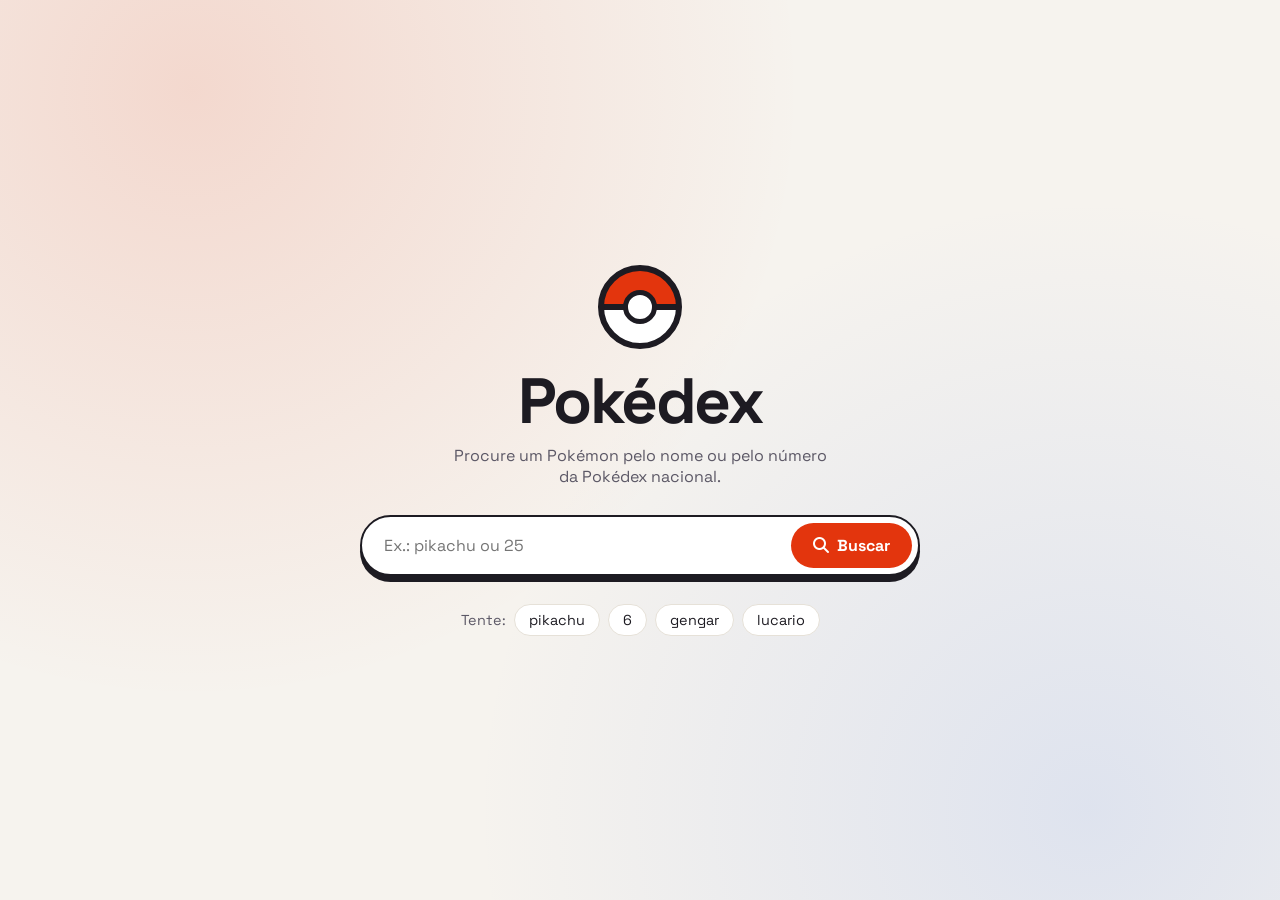
<file: index.html>
<!DOCTYPE html>
<html lang="pt-BR">

<head>
    <meta charset="UTF-8">
    <meta name="viewport" content="width=device-width, initial-scale=1.0">
    <title>Pokédex</title>

    <link rel="preconnect" href="https://fonts.googleapis.com">
    <link rel="preconnect" href="https://fonts.gstatic.com" crossorigin>
    <link rel="stylesheet" href="https://fonts.googleapis.com/css2?family=Space+Grotesk:wght@400;500;700&display=swap">
    <link rel="stylesheet" href="https://cdnjs.cloudflare.com/ajax/libs/font-awesome/6.5.2/css/all.min.css">
    <link rel="stylesheet" href="style.css">

    <script src="pokeapi.js" defer></script>
    <script src="busca.js" defer></script>
</head>

<body class="pagina-busca">

    <main class="capa">

        <div class="pokebola" aria-hidden="true"></div>

        <h1 class="capa-titulo">Pokédex</h1>
        <p class="capa-subtitulo">Procure um Pokémon pelo nome ou pelo número da Pokédex nacional.</p>

        <div class="busca">
            <input
                type="text"
                id="campo-busca"
                class="busca-campo"
                placeholder="Ex.: pikachu ou 25"
                autocomplete="off"
                aria-label="Nome ou número do Pokémon"
            >
            <button id="botao-busca" class="busca-botao" type="button">
                <i class="fa-solid fa-magnifying-glass"></i>
                Buscar
            </button>
        </div>

        <p id="mensagem-erro" class="mensagem-erro" role="alert" hidden></p>

        <div class="sugestoes">
            <span>Tente:</span>
            <button class="sugestao" type="button" data-busca="pikachu">pikachu</button>
            <button class="sugestao" type="button" data-busca="6">6</button>
            <button class="sugestao" type="button" data-busca="gengar">gengar</button>
            <button class="sugestao" type="button" data-busca="lucario">lucario</button>
        </div>

    </main>

</body>

</html>
</file>
<file: style.css>
:root {
    --tinta: #1d1b22;
    --tinta-suave: #5c5866;
    --papel: #f6f3ee;
    --cartao: #ffffff;
    --linha: #e6e1d8;
    --vermelho: #e3350d;
    --erro-fundo: #fdecea;
    --erro-texto: #a4260b;
    --tema: #8a8a8a;
    --raio: 22px;
    --sombra: 0 18px 50px rgba(29, 27, 34, 0.14);

    --tipo-normal: #a8a77a;
    --tipo-fire: #ee8130;
    --tipo-water: #6390f0;
    --tipo-grass: #5fb34a;
    --tipo-electric: #f2c513;
    --tipo-ice: #74cec0;
    --tipo-fighting: #c22e28;
    --tipo-poison: #a33ea1;
    --tipo-ground: #d6b25a;
    --tipo-flying: #8f7ff0;
    --tipo-psychic: #f95587;
    --tipo-bug: #a6b91a;
    --tipo-rock: #b6a136;
    --tipo-ghost: #735797;
    --tipo-dragon: #6f35fc;
    --tipo-dark: #5a4a40;
    --tipo-steel: #8fa5b8;
    --tipo-fairy: #e58ed0;
}

* {
    box-sizing: border-box;
    margin: 0;
    padding: 0;
}

body {
    min-height: 100vh;
    font-family: "Space Grotesk", system-ui, sans-serif;
    color: var(--tinta);
    background: var(--papel);
}

button,
input {
    font: inherit;
}

.pagina-busca {
    display: grid;
    place-items: center;
    padding: 24px 16px;
    background:
        radial-gradient(circle at 15% 10%, rgba(227, 53, 13, 0.14), transparent 45%),
        radial-gradient(circle at 85% 90%, rgba(99, 144, 240, 0.16), transparent 45%),
        var(--papel);
}

.capa {
    width: 100%;
    max-width: 560px;
    text-align: center;
}

.pokebola {
    position: relative;
    width: 84px;
    height: 84px;
    margin: 0 auto 20px;
    border: 6px solid var(--tinta);
    border-radius: 50%;
    background: linear-gradient(var(--vermelho) 0 46%, var(--tinta) 46% 54%, var(--cartao) 54%);
    animation: balancar 3s ease-in-out infinite;
}

.pokebola::after {
    content: "";
    position: absolute;
    inset: 50% auto auto 50%;
    width: 24px;
    height: 24px;
    border: 5px solid var(--tinta);
    border-radius: 50%;
    background: var(--cartao);
    transform: translate(-50%, -50%);
}

@keyframes balancar {
    0%, 70%, 100% { transform: rotate(0); }
    78% { transform: rotate(-14deg); }
    86% { transform: rotate(10deg); }
    94% { transform: rotate(-4deg); }
}

.capa-titulo {
    font-size: clamp(2.6rem, 9vw, 4rem);
    letter-spacing: -0.04em;
    line-height: 1;
}

.capa-subtitulo {
    margin: 12px auto 28px;
    max-width: 38ch;
    color: var(--tinta-suave);
}

.busca {
    display: flex;
    gap: 8px;
    padding: 6px;
    border: 2px solid var(--tinta);
    border-radius: 999px;
    background: var(--cartao);
    box-shadow: 0 6px 0 var(--tinta);
}

.busca-campo {
    flex: 1;
    min-width: 0;
    padding: 12px 16px;
    border: none;
    background: transparent;
    color: var(--tinta);
    outline: none;
}

.busca-botao {
    display: inline-flex;
    align-items: center;
    gap: 8px;
    padding: 12px 22px;
    border: none;
    border-radius: 999px;
    background: var(--vermelho);
    color: #fff;
    font-weight: 700;
    cursor: pointer;
    transition: transform 0.15s, background 0.15s;
}

.busca-botao:hover {
    background: #c42b08;
}

.busca-botao:active {
    transform: scale(0.96);
}

.busca-botao:disabled {
    opacity: 0.6;
    cursor: wait;
}

.busca:focus-within {
    outline: 3px solid rgba(227, 53, 13, 0.35);
    outline-offset: 3px;
}

.mensagem-erro {
    margin-top: 20px;
    padding: 12px 16px;
    border-left: 4px solid var(--vermelho);
    border-radius: 10px;
    background: var(--erro-fundo);
    color: var(--erro-texto);
    font-weight: 500;
    text-align: left;
}

.sugestoes {
    display: flex;
    flex-wrap: wrap;
    align-items: center;
    justify-content: center;
    gap: 8px;
    margin-top: 28px;
    color: var(--tinta-suave);
    font-size: 0.9rem;
}

.sugestao {
    padding: 6px 14px;
    border: 1px solid var(--linha);
    border-radius: 999px;
    background: var(--cartao);
    color: var(--tinta);
    cursor: pointer;
    transition: border-color 0.15s;
}

.sugestao:hover {
    border-color: var(--tinta);
}

.pagina-pokemon {
    background:
        radial-gradient(circle at 50% -10%, color-mix(in srgb, var(--tema) 55%, transparent), transparent 60%),
        color-mix(in srgb, var(--tema) 12%, var(--papel));
    transition: background 0.4s;
}

.topo {
    display: flex;
    align-items: center;
    justify-content: space-between;
    gap: 16px;
    max-width: 960px;
    margin: 0 auto;
    padding: 20px 16px;
}

.topo-logo {
    display: inline-flex;
    align-items: center;
    gap: 10px;
    color: var(--tinta);
    font-size: 1.25rem;
    font-weight: 700;
    text-decoration: none;
}

.busca-compacta {
    width: 100%;
    max-width: 320px;
    box-shadow: 0 4px 0 var(--tinta);
}

.busca-compacta .busca-campo {
    padding: 8px 12px;
}

.busca-compacta .busca-botao {
    padding: 8px 14px;
}

.mensagem-erro-topo {
    max-width: 928px;
    margin: 0 auto 8px;
}

.conteudo {
    max-width: 960px;
    margin: 0 auto;
    padding: 8px 16px 48px;
}

.carregando {
    padding: 80px 0;
    color: var(--tinta-suave);
    text-align: center;
}

.aviso {
    display: flex;
    flex-direction: column;
    align-items: center;
    gap: 14px;
    padding: 48px 24px;
    border-radius: var(--raio);
    background: var(--cartao);
    box-shadow: var(--sombra);
    text-align: center;
}

.aviso[hidden],
.ficha[hidden],
.carregando[hidden],
.mensagem-erro[hidden] {
    display: none;
}

.aviso i {
    font-size: 2.4rem;
    color: var(--vermelho);
}

.aviso-link {
    color: var(--vermelho);
    font-weight: 700;
}

.ficha {
    padding: 32px;
    border-radius: var(--raio);
    background: var(--cartao);
    box-shadow: var(--sombra);
    animation: surgir 0.4s ease-out;
}

@keyframes surgir {
    from { opacity: 0; transform: translateY(12px); }
    to { opacity: 1; transform: translateY(0); }
}

.ficha-topo {
    display: grid;
    grid-template-columns: minmax(200px, 300px) 1fr;
    align-items: center;
    gap: 32px;
}

.ficha-arte {
    aspect-ratio: 1;
    display: grid;
    place-items: center;
    border-radius: 50%;
    background: radial-gradient(circle, color-mix(in srgb, var(--tema) 45%, #fff), color-mix(in srgb, var(--tema) 15%, #fff) 70%);
}

.ficha-arte img {
    width: 90%;
    height: 90%;
    object-fit: contain;
    filter: drop-shadow(0 12px 16px rgba(29, 27, 34, 0.25));
}

.ficha-numero {
    color: var(--tinta-suave);
    font-weight: 700;
    letter-spacing: 0.08em;
}

.ficha-nome {
    margin: 4px 0;
    font-size: clamp(2.2rem, 7vw, 3.4rem);
    letter-spacing: -0.03em;
    line-height: 1.05;
}

.ficha-categoria {
    color: var(--tinta-suave);
}

.tipos {
    display: flex;
    flex-wrap: wrap;
    gap: 8px;
    margin-top: 16px;
}

.tipo {
    padding: 6px 16px;
    border-radius: 999px;
    background: var(--cor-tipo, var(--tema));
    color: #fff;
    font-size: 0.85rem;
    font-weight: 700;
    letter-spacing: 0.04em;
    text-transform: uppercase;
    text-shadow: 0 1px 2px rgba(0, 0, 0, 0.3);
}

.ficha-descricao {
    margin: 28px 0;
    padding: 18px 20px;
    border-left: 4px solid var(--tema);
    border-radius: 0 12px 12px 0;
    background: color-mix(in srgb, var(--tema) 8%, #fff);
    line-height: 1.6;
}

.medidas {
    width: 100%;
    border-collapse: collapse;
    table-layout: fixed;
    border: 1px solid var(--linha);
    border-radius: 14px;
    overflow: hidden;
    text-align: center;
}

.medidas th {
    padding: 10px;
    background: color-mix(in srgb, var(--tema) 14%, #fff);
    color: var(--tinta-suave);
    font-size: 0.85rem;
    font-weight: 500;
}

.medidas td {
    padding: 14px 10px;
    font-size: 1.3rem;
    font-weight: 700;
}

.medidas th + th,
.medidas td + td {
    border-left: 1px solid var(--linha);
}

.ficha-blocos {
    display: grid;
    grid-template-columns: 2fr 1fr;
    gap: 24px;
    margin-top: 28px;
}

.bloco {
    padding: 22px;
    border: 1px solid var(--linha);
    border-radius: 16px;
}

.bloco h2 {
    margin-bottom: 16px;
    font-size: 1.1rem;
}

.lista-status {
    display: flex;
    flex-direction: column;
    gap: 12px;
}

.status {
    display: grid;
    grid-template-columns: 22px 100px 36px 1fr;
    align-items: center;
    gap: 10px;
}

.status-icone {
    color: var(--tema);
    text-align: center;
}

.status-nome {
    color: var(--tinta-suave);
    font-size: 0.9rem;
}

.status-valor {
    font-weight: 700;
    text-align: right;
}

.status-trilho {
    height: 10px;
    border-radius: 999px;
    background: var(--linha);
    overflow: hidden;
}

.status-barra {
    height: 100%;
    border-radius: 999px;
    background: var(--tema);
    animation: crescer 0.8s ease-out;
    transform-origin: left;
}

@keyframes crescer {
    from { transform: scaleX(0); }
    to { transform: scaleX(1); }
}

.status-total {
    margin-top: 16px;
    padding-top: 12px;
    border-top: 1px dashed var(--linha);
    color: var(--tinta-suave);
    text-align: right;
}

.status-total strong {
    margin-left: 6px;
    color: var(--tinta);
    font-size: 1.2rem;
}

.habilidades {
    display: flex;
    flex-direction: column;
    gap: 10px;
    list-style: none;
}

.habilidade {
    display: flex;
    align-items: center;
    justify-content: space-between;
    padding: 12px 14px;
    border-radius: 12px;
    background: color-mix(in srgb, var(--tema) 10%, #fff);
    font-weight: 500;
}

.habilidade-oculta {
    padding: 2px 10px;
    border-radius: 999px;
    background: var(--tinta);
    color: #fff;
    font-size: 0.75rem;
}

.tipo-normal { --cor-tipo: var(--tipo-normal); }
.tipo-fire { --cor-tipo: var(--tipo-fire); }
.tipo-water { --cor-tipo: var(--tipo-water); }
.tipo-grass { --cor-tipo: var(--tipo-grass); }
.tipo-electric { --cor-tipo: var(--tipo-electric); }
.tipo-ice { --cor-tipo: var(--tipo-ice); }
.tipo-fighting { --cor-tipo: var(--tipo-fighting); }
.tipo-poison { --cor-tipo: var(--tipo-poison); }
.tipo-ground { --cor-tipo: var(--tipo-ground); }
.tipo-flying { --cor-tipo: var(--tipo-flying); }
.tipo-psychic { --cor-tipo: var(--tipo-psychic); }
.tipo-bug { --cor-tipo: var(--tipo-bug); }
.tipo-rock { --cor-tipo: var(--tipo-rock); }
.tipo-ghost { --cor-tipo: var(--tipo-ghost); }
.tipo-dragon { --cor-tipo: var(--tipo-dragon); }
.tipo-dark { --cor-tipo: var(--tipo-dark); }
.tipo-steel { --cor-tipo: var(--tipo-steel); }
.tipo-fairy { --cor-tipo: var(--tipo-fairy); }

.tema-normal { --tema: var(--tipo-normal); }
.tema-fire { --tema: var(--tipo-fire); }
.tema-water { --tema: var(--tipo-water); }
.tema-grass { --tema: var(--tipo-grass); }
.tema-electric { --tema: var(--tipo-electric); }
.tema-ice { --tema: var(--tipo-ice); }
.tema-fighting { --tema: var(--tipo-fighting); }
.tema-poison { --tema: var(--tipo-poison); }
.tema-ground { --tema: var(--tipo-ground); }
.tema-flying { --tema: var(--tipo-flying); }
.tema-psychic { --tema: var(--tipo-psychic); }
.tema-bug { --tema: var(--tipo-bug); }
.tema-rock { --tema: var(--tipo-rock); }
.tema-ghost { --tema: var(--tipo-ghost); }
.tema-dragon { --tema: var(--tipo-dragon); }
.tema-dark { --tema: var(--tipo-dark); }
.tema-steel { --tema: var(--tipo-steel); }
.tema-fairy { --tema: var(--tipo-fairy); }

@media (max-width: 760px) {
    .ficha {
        padding: 22px 18px;
    }

    .ficha-topo {
        grid-template-columns: 1fr;
        justify-items: center;
        gap: 20px;
        text-align: center;
    }

    .ficha-arte {
        width: min(260px, 100%);
    }

    .tipos {
        justify-content: center;
    }

    .ficha-blocos {
        grid-template-columns: 1fr;
    }
}

@media (max-width: 480px) {
    .topo {
        flex-direction: column;
        align-items: stretch;
    }

    .busca-compacta {
        max-width: none;
    }

    .busca-botao {
        padding: 12px 16px;
    }

    .status {
        grid-template-columns: 20px 86px 32px 1fr;
        gap: 8px;
    }

    .medidas td {
        font-size: 1.05rem;
    }

    .medidas th {
        font-size: 0.75rem;
    }
}
</file>
